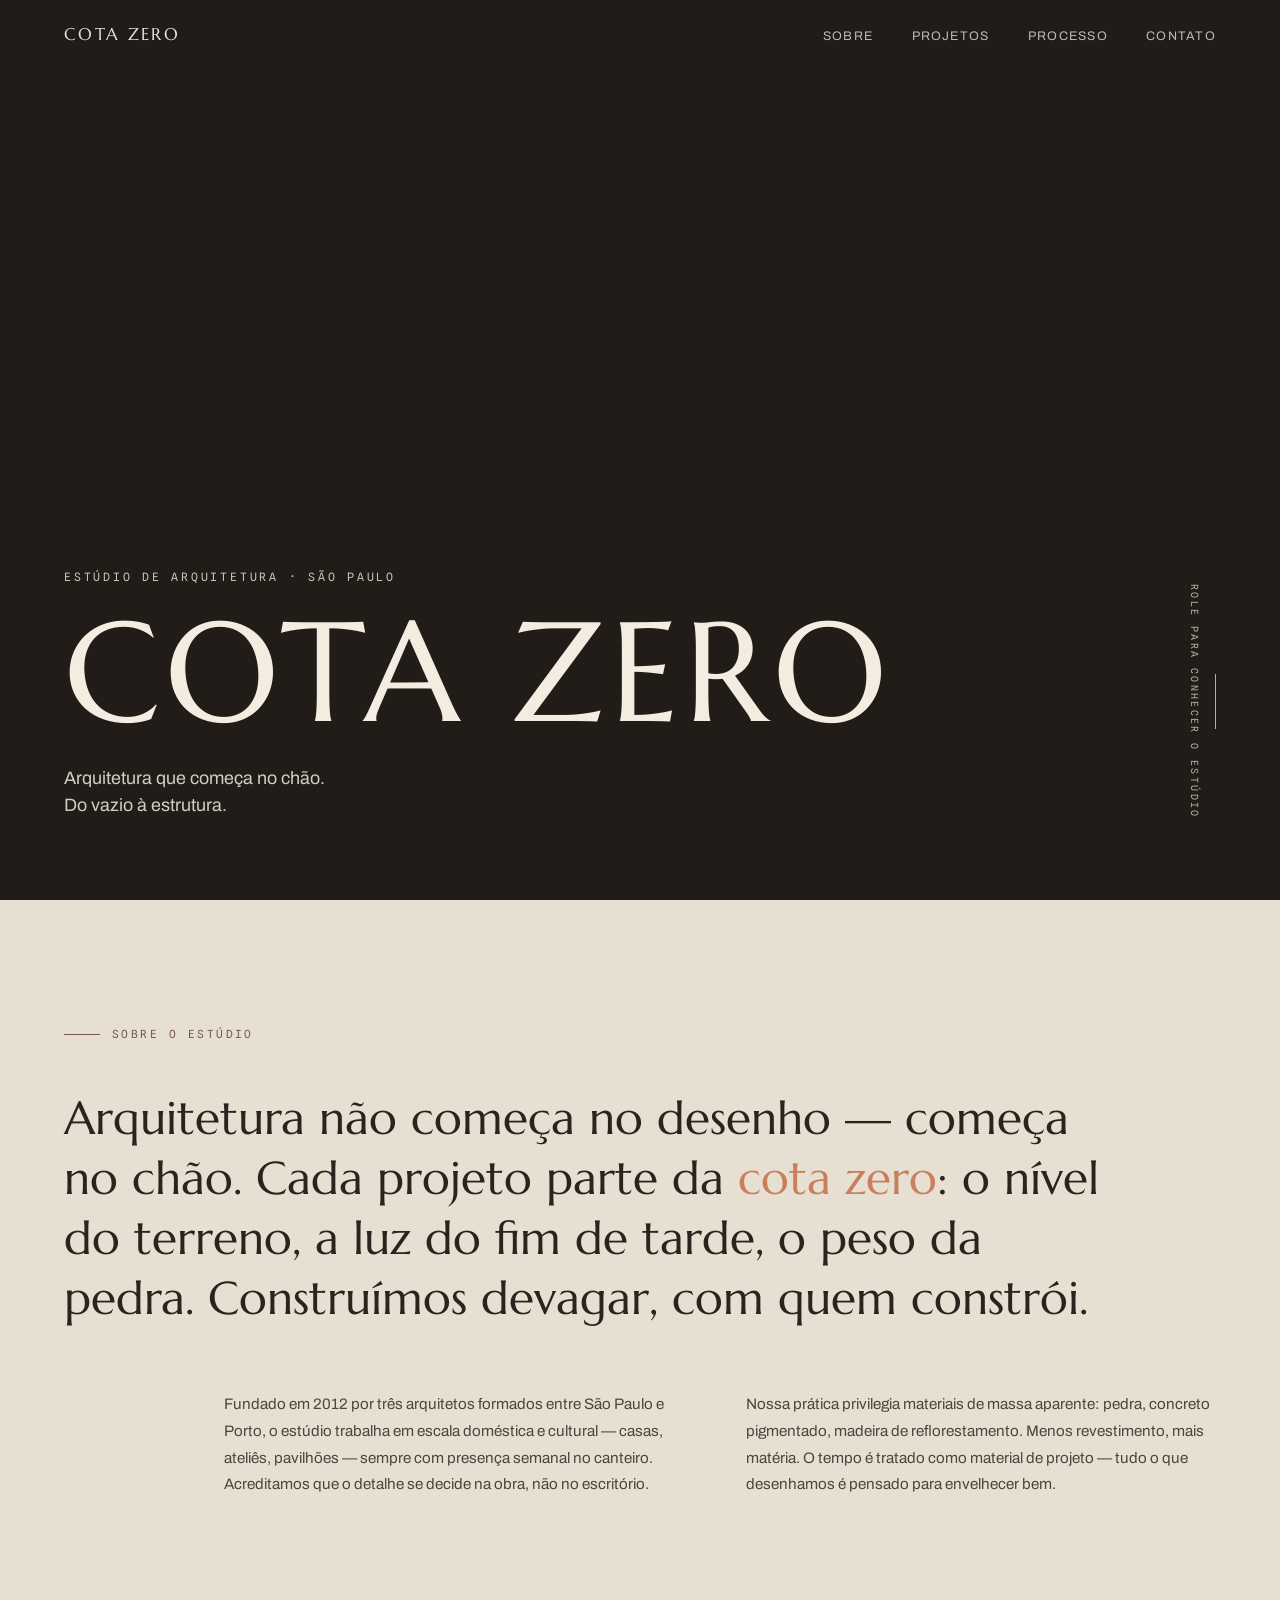
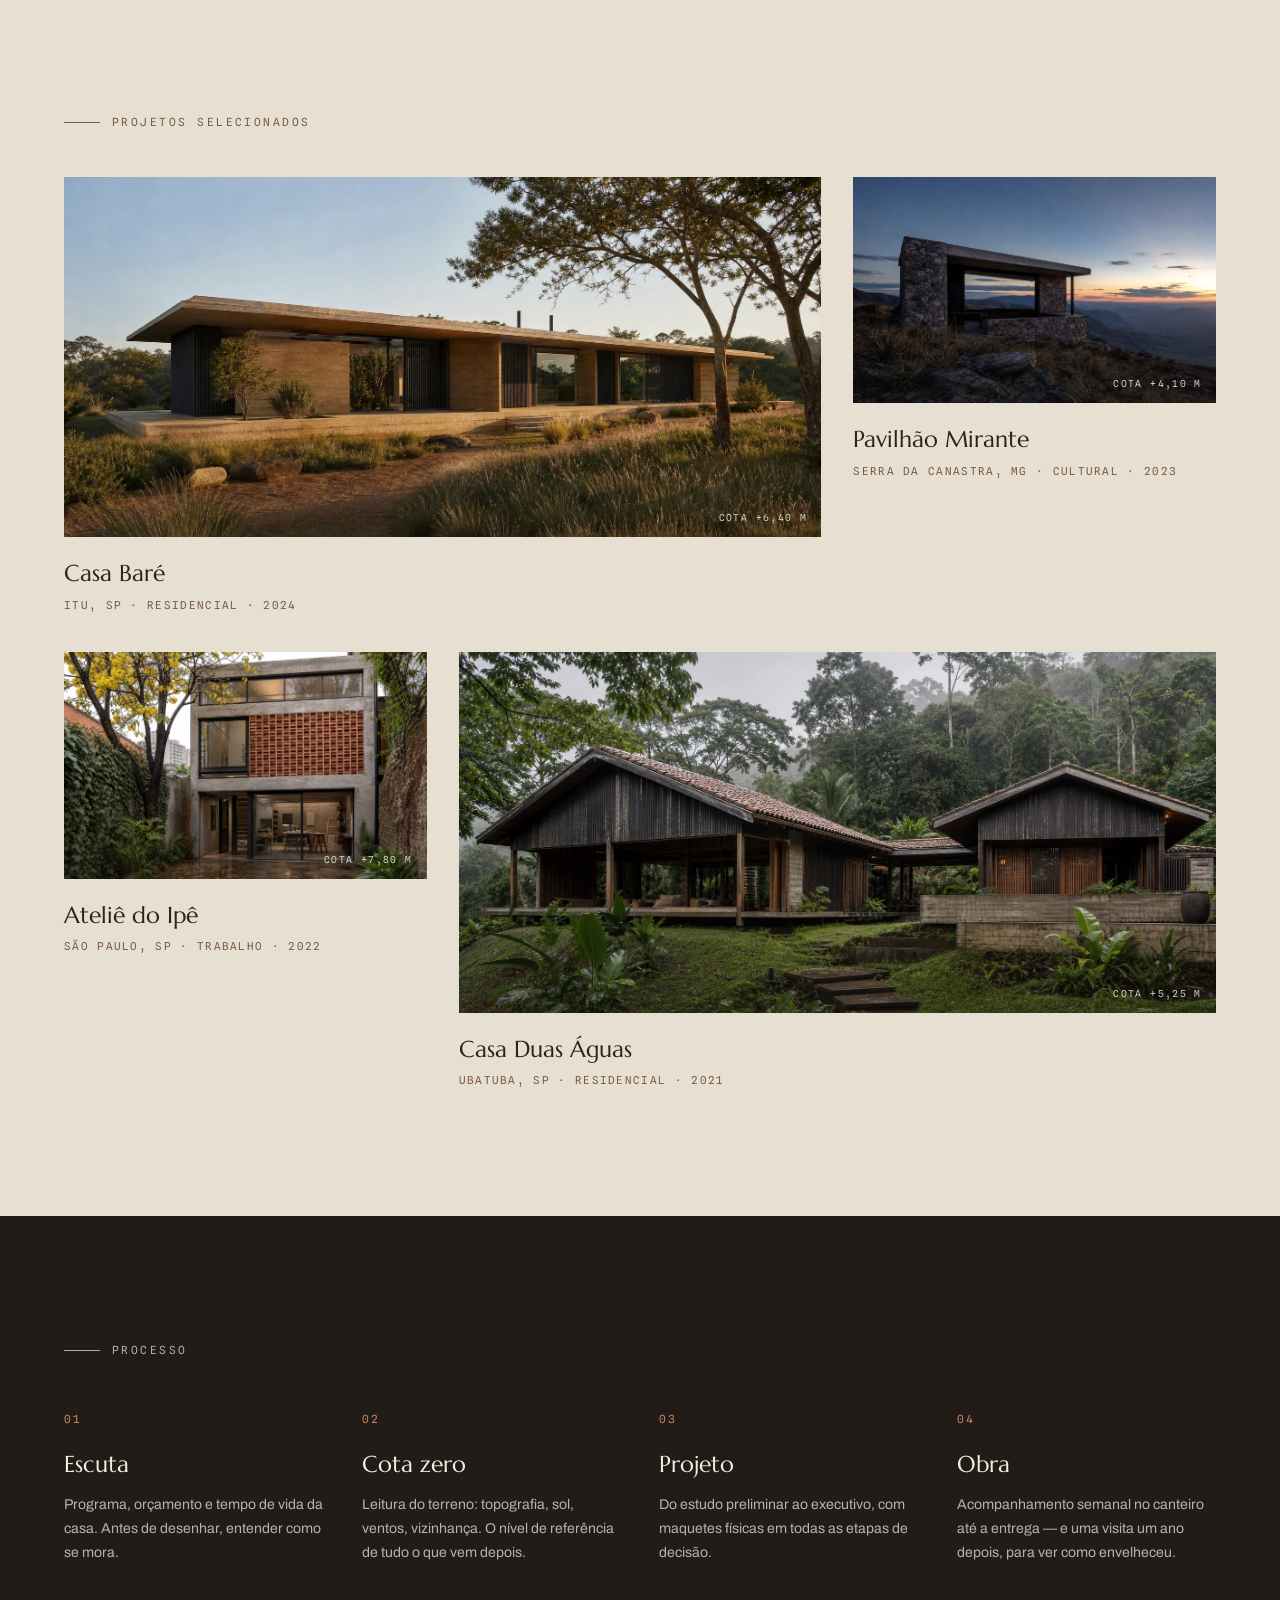
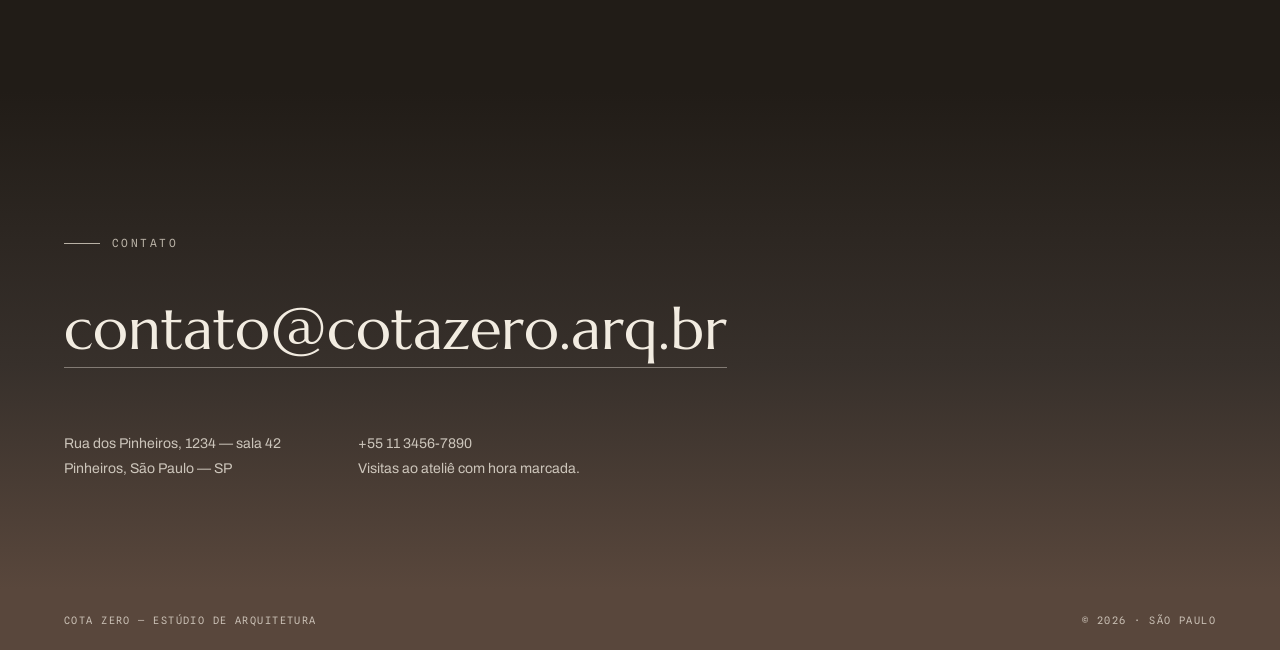
<file: index.html>
<!DOCTYPE html>
<html lang="pt-BR">
<head>
  <meta charset="UTF-8">
  <meta name="viewport" content="width=device-width, initial-scale=1.0">
  <title>Cota Zero — Estúdio de Arquitetura</title>
  <meta name="description" content="Cota Zero é um estúdio de arquitetura em São Paulo. Todo projeto começa no chão: do terreno vazio à estrutura.">

  <link rel="preconnect" href="https://fonts.googleapis.com">
  <link rel="preconnect" href="https://fonts.gstatic.com" crossorigin>
  <link href="https://fonts.googleapis.com/css2?family=Marcellus&family=Archivo:wght@400;500&family=Spline+Sans+Mono:wght@400;500&display=swap" rel="stylesheet">

  <link rel="stylesheet" href="css/styles.css">
</head>
<body>

  <!-- ============================================================
       NAVEGAÇÃO — fixa, em mix-blend-difference para ficar legível
       tanto sobre o vídeo (escuro) quanto sobre as seções claras.
       ============================================================ -->
  <nav class="nav" aria-label="Navegação principal">
    <a class="nav__mark" href="#inicio">Cota Zero</a>
    <div class="nav__links">
      <a href="#sobre">Sobre</a>
      <a href="#projetos">Projetos</a>
      <a href="#processo">Processo</a>
      <a href="#contato">Contato</a>
    </div>
  </nav>

  <!-- Capa em vídeo: reprodução nativa, sem sincronização com o scroll. -->
  <section class="film" id="inicio">
    <div class="stage">
      <video class="stage__video"
             src="assets/video-a.mp4"
             autoplay muted loop playsinline preload="auto"
             aria-hidden="true" tabindex="-1"></video>
      <div class="stage__shade" aria-hidden="true"></div>
    </div>

    <header class="hero">
      <p class="hero__eyebrow">Estúdio de arquitetura · São Paulo</p>
      <h1 class="hero__title">Cota&nbsp;Zero</h1>
      <p class="hero__sub">Arquitetura que começa no chão.<br>Do vazio à estrutura.</p>
      <p class="hero__hint" aria-hidden="true">
        <span class="hero__hint-line"></span>
        Role para conhecer o estúdio
      </p>
    </header>
  </section>

  <!-- ============================================================
       SOBRE — manifesto do estúdio.
       ============================================================ -->
  <section class="sobre" id="sobre">
    <p class="section-label">Sobre o estúdio</p>
    <h2 class="sobre__manifesto">
      Arquitetura não começa no desenho — começa no chão. Cada projeto
      parte da <em>cota zero</em>: o nível do terreno, a luz do fim de
      tarde, o peso da pedra. Construímos devagar, com quem constrói.
    </h2>
    <div class="sobre__cols">
      <p>
        Fundado em 2012 por três arquitetos formados entre São Paulo e
        Porto, o estúdio trabalha em escala doméstica e cultural —
        casas, ateliês, pavilhões — sempre com presença semanal no
        canteiro. Acreditamos que o detalhe se decide na obra, não no
        escritório.
      </p>
      <p>
        Nossa prática privilegia materiais de massa aparente: pedra,
        concreto pigmentado, madeira de reflorestamento. Menos
        revestimento, mais matéria. O tempo é tratado como material de
        projeto — tudo o que desenhamos é pensado para envelhecer bem.
      </p>
    </div>
  </section>

  <!-- ============================================================
       PROJETOS — grid editorial. Miniaturas em gradiente (paleta do
       entardecer dos vídeos) como placeholder até haver fotos reais.
       ============================================================ -->
  <section class="projetos" id="projetos">
    <p class="section-label">Projetos selecionados</p>
    <div class="projetos__grid">
      <article class="projeto projeto--wide">
        <div class="projeto__thumb projeto__thumb--1">
          <img src="assets/projects/casa-bare.jpg"
               alt="Casa térrea em concreto e taipa sob a luz do entardecer"
               width="1672" height="941" loading="lazy" decoding="async">
          <span class="projeto__cota">Cota +6,40 m</span>
        </div>
        <h3 class="projeto__nome">Casa Baré</h3>
        <p class="projeto__meta">Itu, SP · Residencial · 2024</p>
      </article>
      <article class="projeto">
        <div class="projeto__thumb projeto__thumb--2">
          <img src="assets/projects/pavilhao-mirante.jpg"
               alt="Pavilhão de pedra aberto para a paisagem montanhosa ao amanhecer"
               width="1672" height="941" loading="lazy" decoding="async">
          <span class="projeto__cota">Cota +4,10 m</span>
        </div>
        <h3 class="projeto__nome">Pavilhão Mirante</h3>
        <p class="projeto__meta">Serra da Canastra, MG · Cultural · 2023</p>
      </article>
      <article class="projeto">
        <div class="projeto__thumb projeto__thumb--3">
          <img src="assets/projects/atelie-ipe.jpg"
               alt="Ateliê urbano em concreto e tijolos junto a um ipê amarelo"
               width="1672" height="941" loading="lazy" decoding="async">
          <span class="projeto__cota">Cota +7,80 m</span>
        </div>
        <h3 class="projeto__nome">Ateliê do Ipê</h3>
        <p class="projeto__meta">São Paulo, SP · Trabalho · 2022</p>
      </article>
      <article class="projeto projeto--wide">
        <div class="projeto__thumb projeto__thumb--4">
          <img src="assets/projects/casa-duas-aguas.jpg"
               alt="Casa de dois telhados em madeira cercada pela Mata Atlântica"
               width="1672" height="941" loading="lazy" decoding="async">
          <span class="projeto__cota">Cota +5,25 m</span>
        </div>
        <h3 class="projeto__nome">Casa Duas Águas</h3>
        <p class="projeto__meta">Ubatuba, SP · Residencial · 2021</p>
      </article>
    </div>
  </section>

  <!-- ============================================================
       PROCESSO — sequência real de trabalho (por isso numerada).
       ============================================================ -->
  <section class="processo" id="processo">
    <p class="section-label section-label--light">Processo</p>
    <ol class="processo__lista">
      <li class="passo">
        <span class="passo__num">01</span>
        <h3 class="passo__titulo">Escuta</h3>
        <p class="passo__texto">Programa, orçamento e tempo de vida da casa. Antes de desenhar, entender como se mora.</p>
      </li>
      <li class="passo">
        <span class="passo__num">02</span>
        <h3 class="passo__titulo">Cota zero</h3>
        <p class="passo__texto">Leitura do terreno: topografia, sol, ventos, vizinhança. O nível de referência de tudo o que vem depois.</p>
      </li>
      <li class="passo">
        <span class="passo__num">03</span>
        <h3 class="passo__titulo">Projeto</h3>
        <p class="passo__texto">Do estudo preliminar ao executivo, com maquetes físicas em todas as etapas de decisão.</p>
      </li>
      <li class="passo">
        <span class="passo__num">04</span>
        <h3 class="passo__titulo">Obra</h3>
        <p class="passo__texto">Acompanhamento semanal no canteiro até a entrega — e uma visita um ano depois, para ver como envelheceu.</p>
      </li>
    </ol>
  </section>

  <!-- ============================================================
       CONTATO
       ============================================================ -->
  <section class="contato" id="contato">
    <p class="section-label section-label--light">Contato</p>
    <a class="contato__email" href="mailto:contato@cotazero.arq.br">contato@cotazero.arq.br</a>
    <div class="contato__info">
      <p>Rua dos Pinheiros, 1234 — sala 42<br>Pinheiros, São Paulo — SP</p>
      <p>+55 11 3456-7890<br>Visitas ao ateliê com hora marcada.</p>
    </div>
  </section>

  <footer class="footer">
    <p>Cota Zero — Estúdio de Arquitetura</p>
    <p>© 2026 · São Paulo</p>
  </footer>

</body>
</html>

<!-- redeploy github pages -->
</file>
<file: css/styles.css>
/* ==========================================================================
   COTA ZERO — Estúdio de Arquitetura
   Paleta derivada dos vídeos: céu de entardecer (rosa/laranja + azul
   acinzentado), terra e alvenaria bege. Tipografia: Marcellus (display,
   capitulares lapidares) + Archivo (corpo) + Spline Sans Mono (cotas).
   ========================================================================== */

:root {
  /* --- paleta --- */
  --areia:      #E7DFD1;  /* alvenaria clara — fundo das seções */
  --osso:       #F2ECE1;  /* variação mais clara p/ cartões */
  --terra:      #7A5C44;  /* solo exposto */
  --entardecer: #C97F5E;  /* rosa-laranja do céu */
  --ceu:        #5C6B80;  /* azul-acinzentado do crepúsculo */
  --noite:      #211C17;  /* quase-preto quente — filme e rodapé */
  --tinta:      #2A241E;  /* texto sobre fundos claros */

  /* --- tipografia --- */
  --f-display: "Marcellus", "Times New Roman", serif;
  --f-body:    "Archivo", "Helvetica Neue", Arial, sans-serif;
  --f-mono:    "Spline Sans Mono", "Consolas", monospace;

  /* --- layout --- */
  --gutter: clamp(1.25rem, 5vw, 5rem);
}

* { margin: 0; padding: 0; box-sizing: border-box; }

html {
  scroll-behavior: smooth;
}

body {
  font-family: var(--f-body);
  font-size: 1rem;
  line-height: 1.6;
  color: var(--tinta);
  background: var(--noite); /* evita flash claro atrás do vídeo */
  -webkit-font-smoothing: antialiased;
}

a { color: inherit; }

:focus-visible {
  outline: 2px solid var(--entardecer);
  outline-offset: 3px;
}

/* rótulo de seção (eyebrow) */
.section-label {
  font-family: var(--f-mono);
  font-size: 0.7rem;
  letter-spacing: 0.22em;
  text-transform: uppercase;
  color: var(--terra);
  margin-bottom: clamp(2rem, 5vh, 3.5rem);
}
.section-label::before {
  content: "";
  display: inline-block;
  width: 2.25rem;
  height: 1px;
  background: currentColor;
  vertical-align: middle;
  margin-right: 0.75rem;
}
.section-label--light { color: var(--areia); opacity: 0.75; }

/* ==========================================================================
   NAVEGAÇÃO — mix-blend-difference: branca sobre o vídeo escuro,
   escura sobre as seções cor de areia.
   ========================================================================== */
.nav {
  position: fixed;
  inset: 0 0 auto 0;
  z-index: 40;
  display: flex;
  justify-content: space-between;
  align-items: baseline;
  padding: 1.4rem var(--gutter);
  mix-blend-mode: difference;
  color: #fff;
}
.nav a { text-decoration: none; }
.nav__mark {
  font-family: var(--f-display);
  font-size: 1.05rem;
  letter-spacing: 0.14em;
  text-transform: uppercase;
}
.nav__links {
  display: flex;
  gap: clamp(1rem, 3vw, 2.5rem);
  font-size: 0.78rem;
  letter-spacing: 0.1em;
  text-transform: uppercase;
}
.nav__links a { opacity: 0.8; transition: opacity 0.2s; }
.nav__links a:hover { opacity: 1; }

/* ==========================================================================
   CAPA EM VÍDEO
   ========================================================================== */
.film {
  position: relative;
  height: 100vh;
  height: 100svh;
  background: var(--noite);
  overflow: hidden;
}

.stage {
  position: absolute;
  inset: 0;
  overflow: hidden;
}

.stage__video {
  position: absolute;
  inset: 0;
  width: 100%;
  height: 100%;
  object-fit: cover;
  z-index: 1;
}

/* gradiente sutil para legibilidade sem esconder a imagem */
.stage__shade {
  position: absolute;
  inset: 0;
  z-index: 4;
  background:
    linear-gradient(180deg,
      rgba(33, 28, 23, 0.5) 0%,
      rgba(33, 28, 23, 0.05) 30%,
      rgba(33, 28, 23, 0.05) 62%,
      rgba(33, 28, 23, 0.5) 100%);
  pointer-events: none;
}

/* conteúdo sobreposto à capa */
.hero {
  position: absolute;
  inset: 0 0 auto 0;
  height: 100vh;
  height: 100svh;
  z-index: 6;
  display: flex;
  flex-direction: column;
  justify-content: flex-end;
  padding: 0 var(--gutter) 9vh;
  color: var(--osso);
}
.hero__eyebrow {
  font-family: var(--f-mono);
  font-size: 0.72rem;
  letter-spacing: 0.24em;
  text-transform: uppercase;
  opacity: 0.8;
  margin-bottom: 1.2rem;
}
.hero__title {
  font-family: var(--f-display);
  font-weight: 400;
  font-size: clamp(3.2rem, 11vw, 9rem);
  line-height: 0.95;
  letter-spacing: 0.04em;
  text-transform: uppercase;
}
.hero__sub {
  margin-top: 1.6rem;
  font-size: clamp(0.95rem, 1.4vw, 1.15rem);
  line-height: 1.5;
  opacity: 0.85;
  max-width: 34ch;
}
.hero__hint {
  position: absolute;
  right: var(--gutter);
  bottom: 9vh;
  display: flex;
  flex-direction: column;
  align-items: center;
  gap: 0.8rem;
  font-family: var(--f-mono);
  font-size: 0.62rem;
  letter-spacing: 0.24em;
  text-transform: uppercase;
  opacity: 0.7;
  writing-mode: vertical-rl;
}
.hero__hint-line {
  width: 1px;
  height: 3.4rem;
  background: currentColor;
  animation: hint-grow 2.2s ease-in-out infinite;
  transform-origin: top;
}
@keyframes hint-grow {
  0%, 100% { transform: scaleY(0.35); }
  50%      { transform: scaleY(1); }
}

/* ========================================================================== 
   SOBRE
   ========================================================================== */
.sobre {
  position: relative;
  z-index: 10;
  background: var(--areia);
  padding: clamp(6rem, 14vh, 10rem) var(--gutter);
}
.sobre__manifesto {
  font-family: var(--f-display);
  font-weight: 400;
  font-size: clamp(1.7rem, 3.6vw, 3rem);
  line-height: 1.3;
  max-width: 28ch;
}
.sobre__manifesto em {
  font-style: normal;
  color: var(--entardecer);
}
.sobre__cols {
  display: grid;
  grid-template-columns: repeat(auto-fit, minmax(280px, 1fr));
  gap: clamp(1.5rem, 4vw, 4rem);
  margin-top: clamp(3rem, 7vh, 5rem);
  max-width: 62rem;
  margin-left: auto;
}
.sobre__cols p {
  font-size: 0.95rem;
  line-height: 1.75;
  color: color-mix(in srgb, var(--tinta) 82%, var(--areia));
}

/* ==========================================================================
   PROJETOS — miniaturas em gradiente (paleta do entardecer) como
   placeholder editorial até existirem fotos reais.
   ========================================================================== */
.projetos {
  position: relative;
  z-index: 10;
  background: var(--areia);
  padding: clamp(4rem, 10vh, 8rem) var(--gutter) clamp(6rem, 14vh, 10rem);
}
.projetos__grid {
  display: grid;
  grid-template-columns: repeat(6, 1fr);
  gap: clamp(1.25rem, 3vw, 2.5rem) clamp(1.25rem, 2.5vw, 2rem);
}
.projeto { grid-column: span 2; }
.projeto--wide { grid-column: span 4; }

.projeto__thumb {
  position: relative;
  aspect-ratio: 16 / 10;
  overflow: hidden;
}
.projeto--wide .projeto__thumb { aspect-ratio: 21 / 10; }

/* Os gradientes preservam a composição enquanto as fotos carregam. */
.projeto__thumb--1 {
  background: linear-gradient(180deg,
    var(--ceu) 0%, #9D7E77 40%, var(--entardecer) 62%,
    var(--terra) 62.4%, #4A3A2C 100%);
}
.projeto__thumb--2 {
  background: linear-gradient(180deg,
    #46536A 0%, var(--ceu) 45%, #B98A6F 70%,
    #3F332A 70.4%, var(--noite) 100%);
}
.projeto__thumb--3 {
  background: linear-gradient(180deg,
    #D9A183 0%, var(--entardecer) 38%, #8A6B66 58%,
    var(--terra) 58.4%, #33291F 100%);
}
.projeto__thumb--4 {
  background: linear-gradient(180deg,
    var(--ceu) 0%, #8F8280 52%, #D19672 76%,
    #2E251D 76.4%, var(--noite) 100%);
}

.projeto__thumb img {
  display: block;
  width: 100%;
  height: 100%;
  object-fit: cover;
  filter: saturate(0.88) contrast(1.03);
  transition: transform 0.8s cubic-bezier(0.2, 0.7, 0.2, 1),
              filter 0.5s ease;
}
.projeto__thumb::after {
  content: "";
  position: absolute;
  inset: 0;
  z-index: 1;
  background: linear-gradient(180deg,
    transparent 52%,
    rgba(33, 28, 23, 0.3) 100%);
  pointer-events: none;
}
.projeto:hover .projeto__thumb img {
  transform: scale(1.025);
  filter: saturate(0.98) contrast(1.02);
}

.projeto__cota {
  position: absolute;
  z-index: 2;
  right: 0.9rem;
  bottom: 0.75rem;
  font-family: var(--f-mono);
  font-size: 0.6rem;
  letter-spacing: 0.14em;
  text-transform: uppercase;
  color: rgba(242, 236, 225, 0.85);
}
.projeto__nome {
  font-family: var(--f-display);
  font-weight: 400;
  font-size: clamp(1.15rem, 1.8vw, 1.5rem);
  margin-top: 1.1rem;
}
.projeto__meta {
  font-family: var(--f-mono);
  font-size: 0.68rem;
  letter-spacing: 0.12em;
  text-transform: uppercase;
  color: var(--terra);
  margin-top: 0.3rem;
}

/* ==========================================================================
   PROCESSO — sequência real de trabalho (numeração carrega informação)
   ========================================================================== */
.processo {
  position: relative;
  z-index: 10;
  background: var(--noite);
  color: var(--osso);
  padding: clamp(6rem, 14vh, 10rem) var(--gutter);
}
.processo__lista {
  list-style: none;
  display: grid;
  grid-template-columns: repeat(auto-fit, minmax(230px, 1fr));
  gap: clamp(2.5rem, 5vw, 4rem) clamp(1.5rem, 3vw, 3rem);
}
.passo__num {
  font-family: var(--f-mono);
  font-size: 0.7rem;
  letter-spacing: 0.2em;
  color: var(--entardecer);
}
.passo__titulo {
  font-family: var(--f-display);
  font-weight: 400;
  font-size: 1.45rem;
  margin: 0.9rem 0 0.7rem;
}
.passo__texto {
  font-size: 0.88rem;
  line-height: 1.7;
  opacity: 0.72;
}

/* ==========================================================================
   CONTATO + FOOTER
   ========================================================================== */
.contato {
  position: relative;
  z-index: 10;
  background:
    linear-gradient(180deg, var(--noite) 0%, #37302B 55%, #59473C 100%);
  color: var(--osso);
  padding: clamp(6rem, 16vh, 11rem) var(--gutter) clamp(5rem, 12vh, 8rem);
}
.contato__email {
  display: inline-block;
  font-family: var(--f-display);
  font-size: clamp(1.6rem, 4.6vw, 3.6rem);
  line-height: 1.1;
  text-decoration: none;
  border-bottom: 1px solid color-mix(in srgb, var(--osso) 40%, transparent);
  padding-bottom: 0.35rem;
  transition: border-color 0.25s, color 0.25s;
  overflow-wrap: anywhere;
}
.contato__email:hover {
  color: var(--entardecer);
  border-color: var(--entardecer);
}
.contato__info {
  display: flex;
  flex-wrap: wrap;
  gap: clamp(2rem, 6vw, 6rem);
  margin-top: clamp(3rem, 7vh, 5rem);
  font-size: 0.88rem;
  line-height: 1.8;
  opacity: 0.78;
}

.footer {
  position: relative;
  z-index: 10;
  display: flex;
  justify-content: space-between;
  flex-wrap: wrap;
  gap: 0.5rem 2rem;
  background: #59473C;
  color: rgba(242, 236, 225, 0.72);
  font-family: var(--f-mono);
  font-size: 0.64rem;
  letter-spacing: 0.14em;
  text-transform: uppercase;
  padding: 1.4rem var(--gutter);
}

/* ==========================================================================
   RESPONSIVO
   ========================================================================== */
@media (max-width: 820px) {
  .nav__links { gap: 1rem; font-size: 0.68rem; }
  .hero { padding-bottom: 12vh; }
  .hero__hint { display: none; }
  .projetos__grid { grid-template-columns: 1fr; }
  .projeto, .projeto--wide { grid-column: auto; }
  .projeto--wide .projeto__thumb { aspect-ratio: 16 / 10; }
}

/* ==========================================================================
   MOVIMENTO REDUZIDO — sem scroll suave nem animação do hint.
   ========================================================================== */
@media (prefers-reduced-motion: reduce) {
  html { scroll-behavior: auto; }
  .hero__hint-line { animation: none; }
}
</file>
